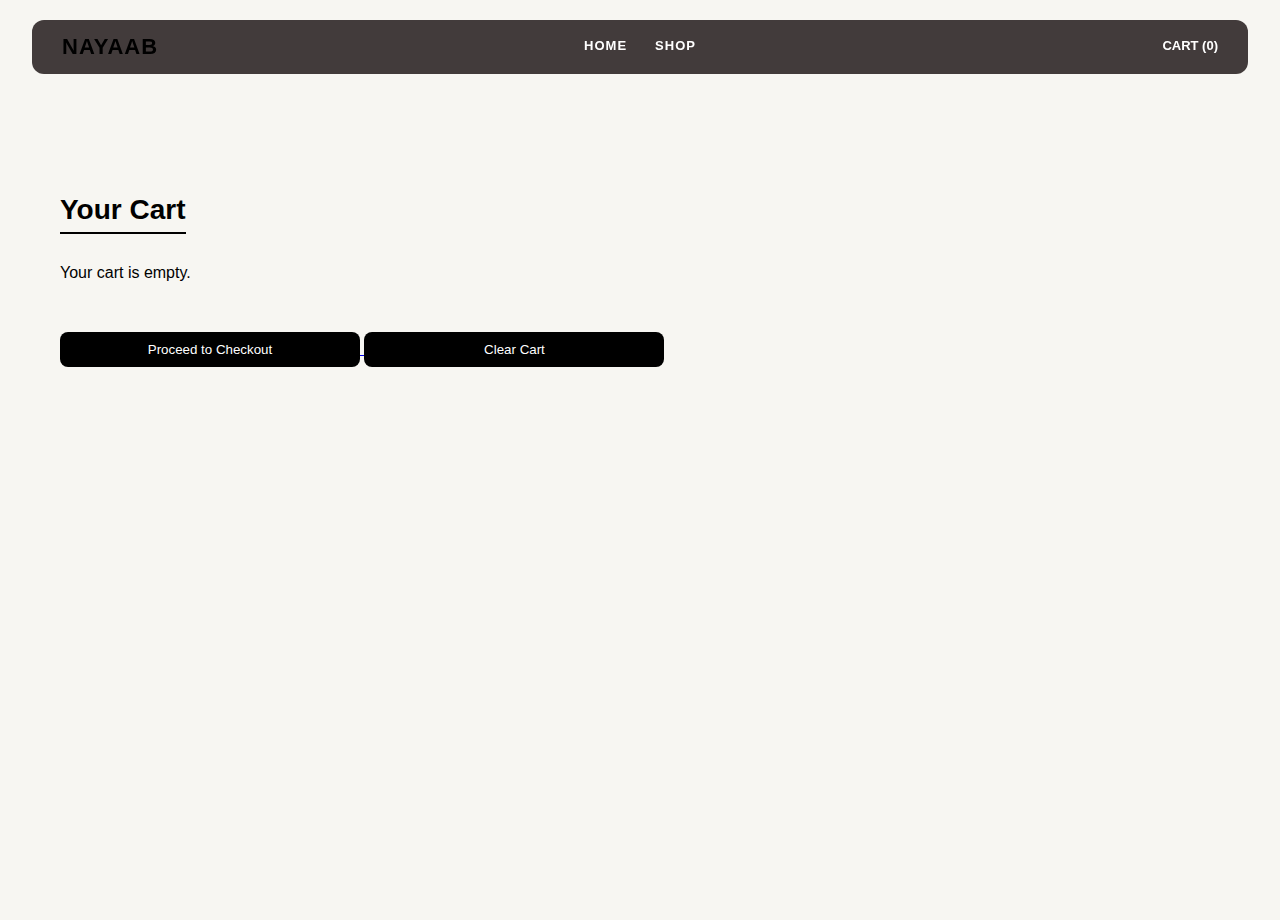
<file: cart.html>
<!DOCTYPE html>
<html lang="en">
<head>
  <meta charset="UTF-8">
  <title>MenStyle | Cart</title>
  <link rel="stylesheet" href="css/style.css">
</head>

<body class="product-page">

  
  <div class="nav-wrapper">
    <nav class="nav-bar">
      <div class="nav-left">NAYAAB</div>

      <div class="nav-center">
        <a href="index.html">HOME</a>
        <a href="product.html">SHOP</a>
      </div>

      <div class="nav-right">
        <a href="cart.html" class="active">CART (0)</a>
      </div>
    </nav>
  </div>

  
  <main class="product-container">

    <h2 class="category-title">Your Cart</h2>

    <div id="cartItems"></div>

    <h3 id="cartTotal" style="margin-top:30px;"></h3>
    <a href="checkout.html">
    <button class="btn" style="max-width:300px;margin-top:20px;">
      Proceed to Checkout
    </button>
    <button class="btn" style="max-width:300px;margin-top:15px;"
        onclick="clearCart()">
      Clear Cart
   </button>

    </a>

  </main>
  
  <script src="js/script.js"></script>
</body>
</html>
</file>
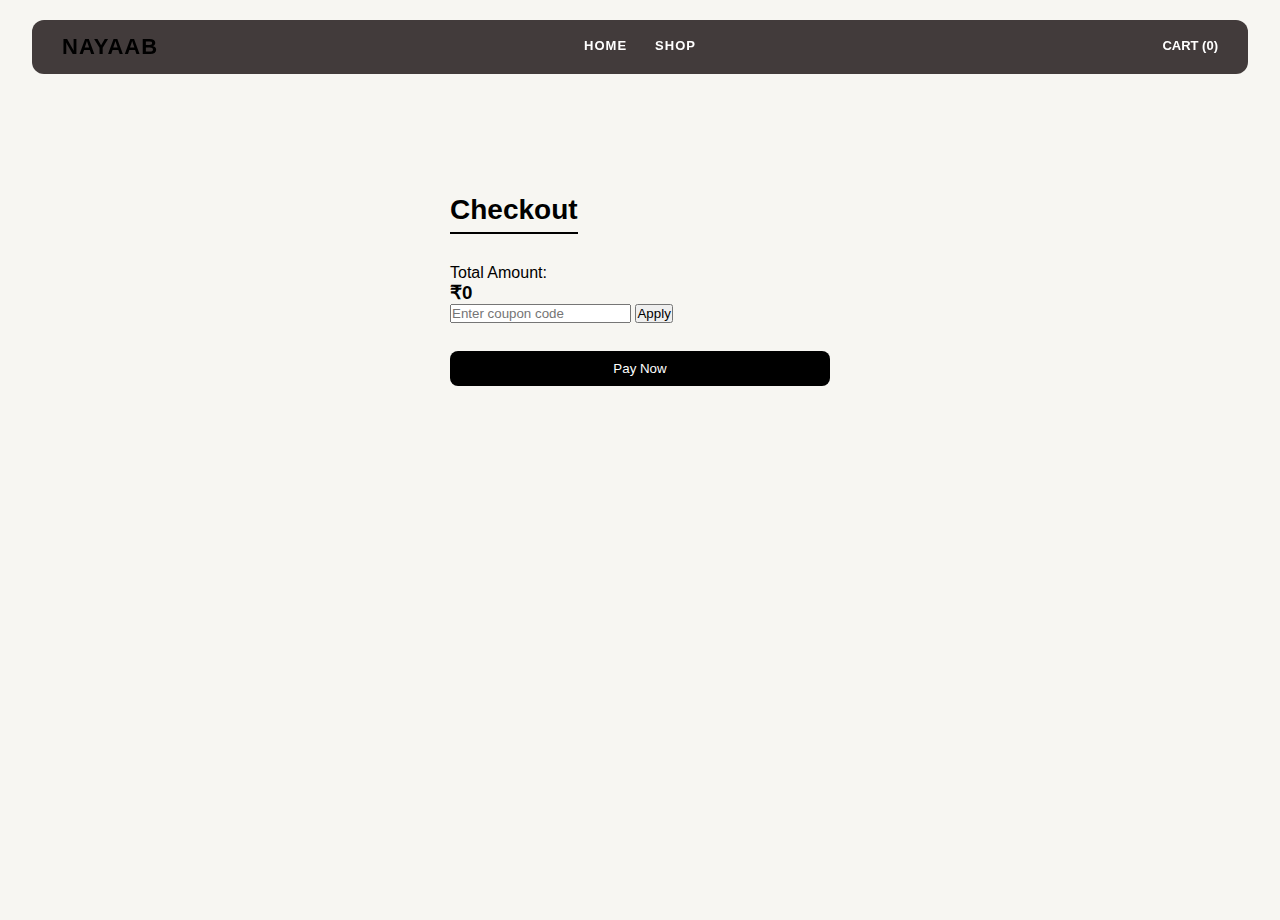
<file: checkout.html>
<!DOCTYPE html>
<html lang="en">
<head>
  <meta charset="UTF-8">
  <title>MenStyle | Checkout</title>
  <link rel="stylesheet" href="css/style.css">
</head>

<body class="product-page">

  
  <div class="nav-wrapper">
    <nav class="nav-bar">
      <div class="nav-left">NAYAAB</div>

      <div class="nav-center">
        <a href="index.html">HOME</a>
        <a href="product.html">SHOP</a>
      </div>

      <div class="nav-right">
        <a href="cart.html">CART</a>
      </div>
    </nav>
  </div>

  
  <main class="product-container" style="max-width:500px;margin:auto;">

    <h2 class="category-title">Checkout</h2>

    <p>Total Amount:</p>
    <h3 id="checkoutTotal"></h3>
    
<div class="coupon-box">
  <input type="text" id="couponInput" placeholder="Enter coupon code" class="coupon-input">

  <button class="coupon-btn" onclick="applyCoupon()">
    Apply
  </button>
</div>

<p id="couponMsg" style="margin-top:10px;"></p>



    <br>

    <button class="btn" onclick="makePayment()">
      Pay Now
    </button>

  </main>

  <script src="js/script.js"></script>
</body>
</html>
</file>
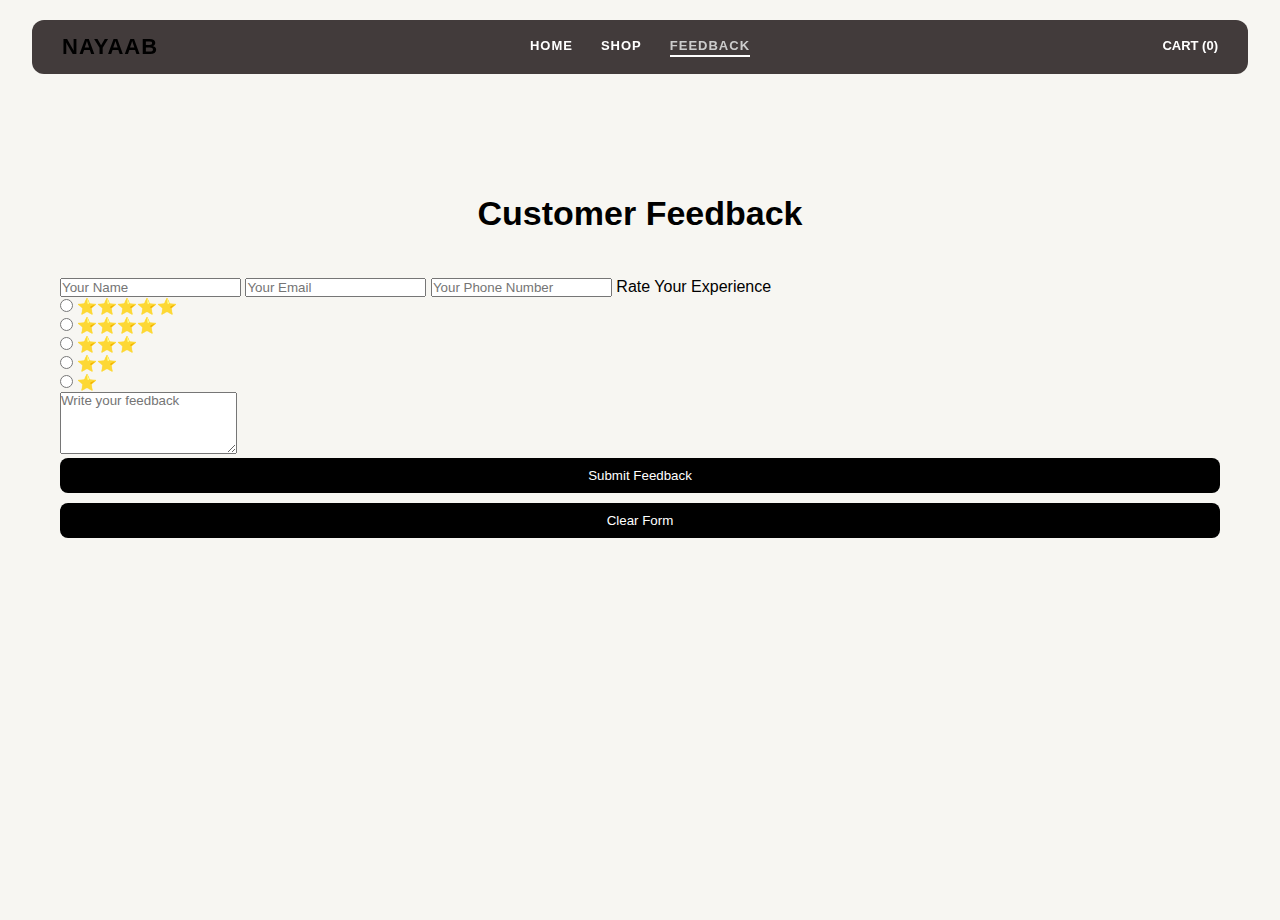
<file: feedback.html>
<!DOCTYPE html>
<html lang="en">
<head>
  <meta charset="UTF-8">
  <title>NAYAAB | Feedback</title>
  <link rel="stylesheet" href="css/style.css">
</head>

<body class="product-page">

  
  <div class="nav-wrapper">
    <nav class="nav-bar">
      <div class="nav-left">NAYAAB</div>

      <div class="nav-center">
        <a href="index.html">HOME</a>
        <a href="product.html">SHOP</a>
        <a href="feedback.html" class="active">FEEDBACK</a>
      </div>

      <div class="nav-right">
        <a href="cart.html">CART</a>
      </div>
    </nav>
  </div>

  
  <main class="product-container">

    <h2 class="product-title">Customer Feedback</h2>

<div class="feedback-card">

  <form onsubmit="storeFeedback(event)">

    <input type="text" id="fb-name" placeholder="Your Name" required>
    <input type="email" id="fb-email" placeholder="Your Email" required>
    <input type="tel" id="fb-phone" placeholder="Your Phone Number" pattern="[0-9]{10}" required>


    <!-- Rating -->
   <label class="rating-label">Rate Your Experience</label>

<div class="rating-table">
  <div class="rating-item">
    <input type="radio" name="rating" value="5" required>
    <span>⭐⭐⭐⭐⭐</span>
  </div>

  <div class="rating-item">
    <input type="radio" name="rating" value="4">
    <span>⭐⭐⭐⭐</span>
  </div>

  <div class="rating-item">
    <input type="radio" name="rating" value="3">
    <span>⭐⭐⭐</span>
  </div>

  <div class="rating-item">
    <input type="radio" name="rating" value="2">
    <span>⭐⭐</span>
  </div>

  <div class="rating-item">
    <input type="radio" name="rating" value="1">
    <span>⭐</span>
  </div>
</div>


    <textarea id="fb-message" placeholder="Write your feedback" rows="4" required></textarea>

    <button type="submit" class="btn">Submit Feedback</button>
    <button type="button" class="btn" onclick="clearForm()" style="margin-top: 10px;">
       Clear Form
    </button>


  </form>
</div>



  </main>
  <script src="js/script.js"></script>
</body>
</html>
</file>
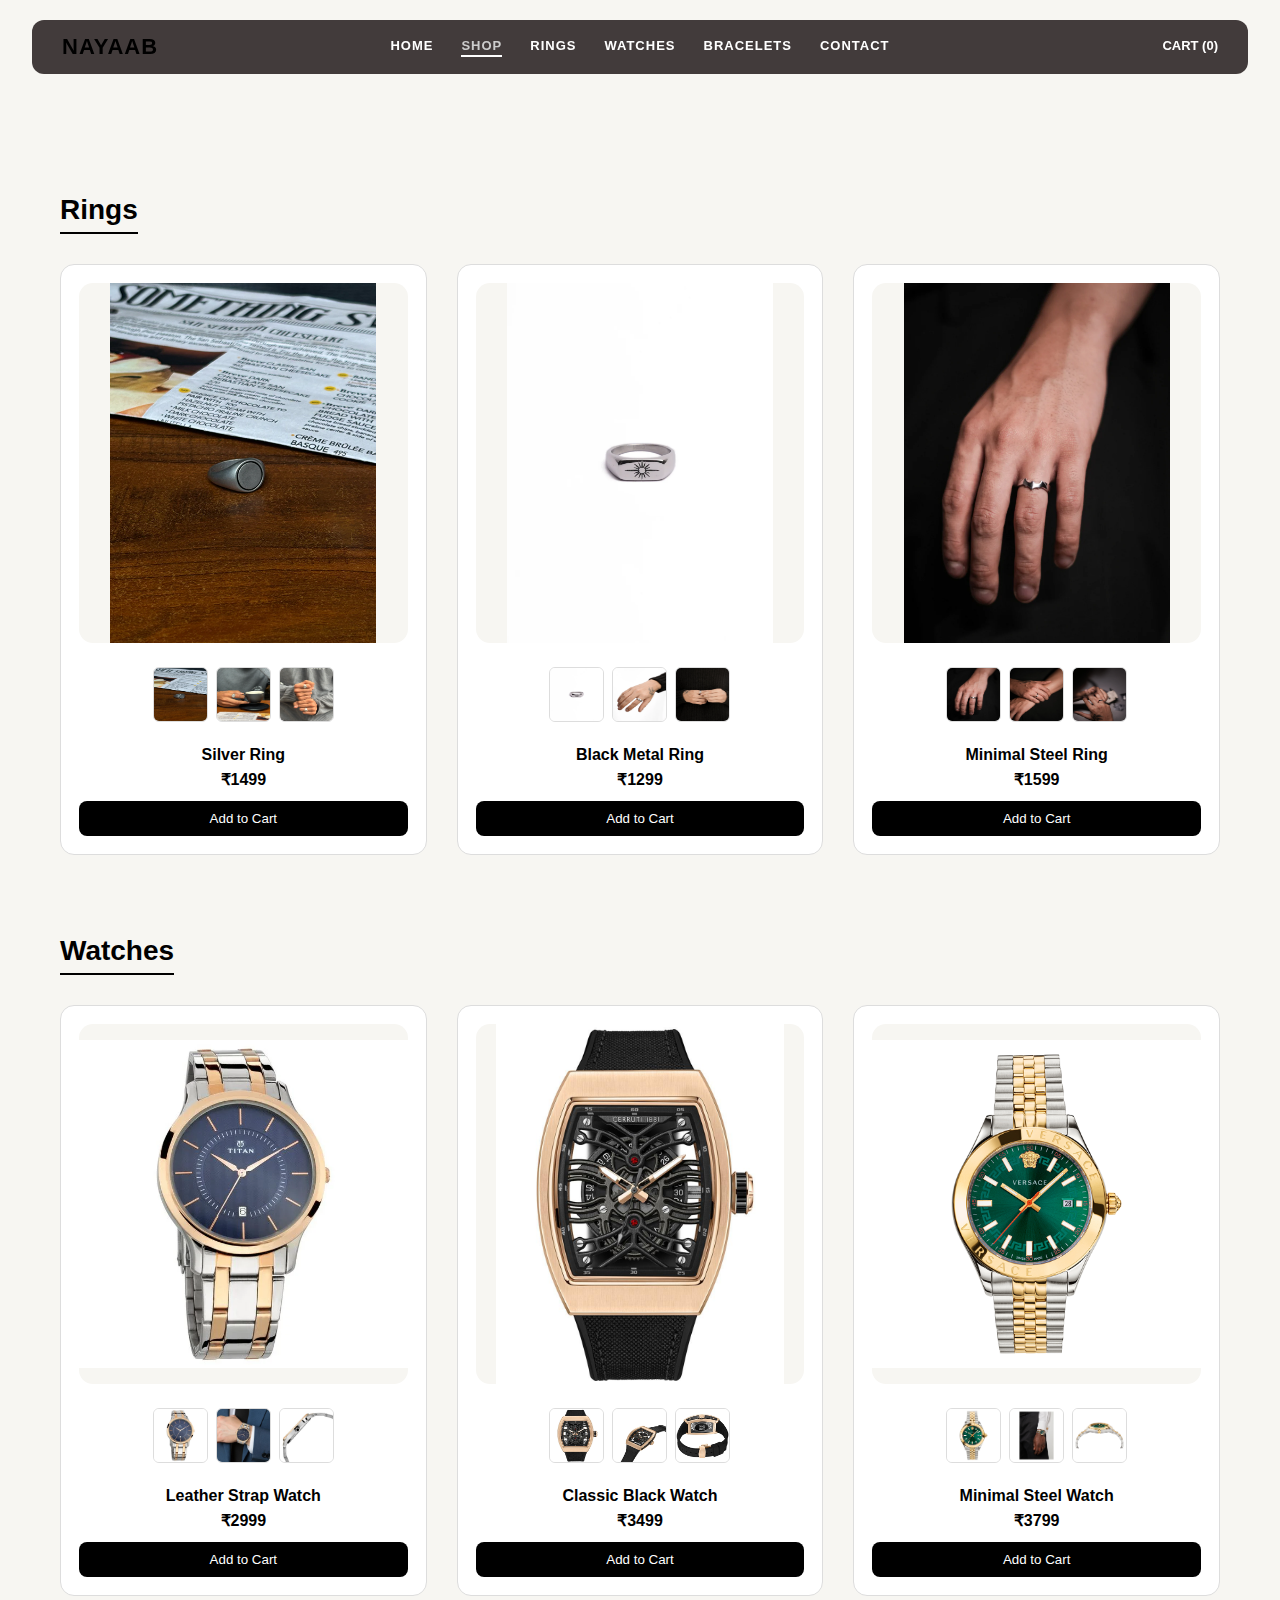
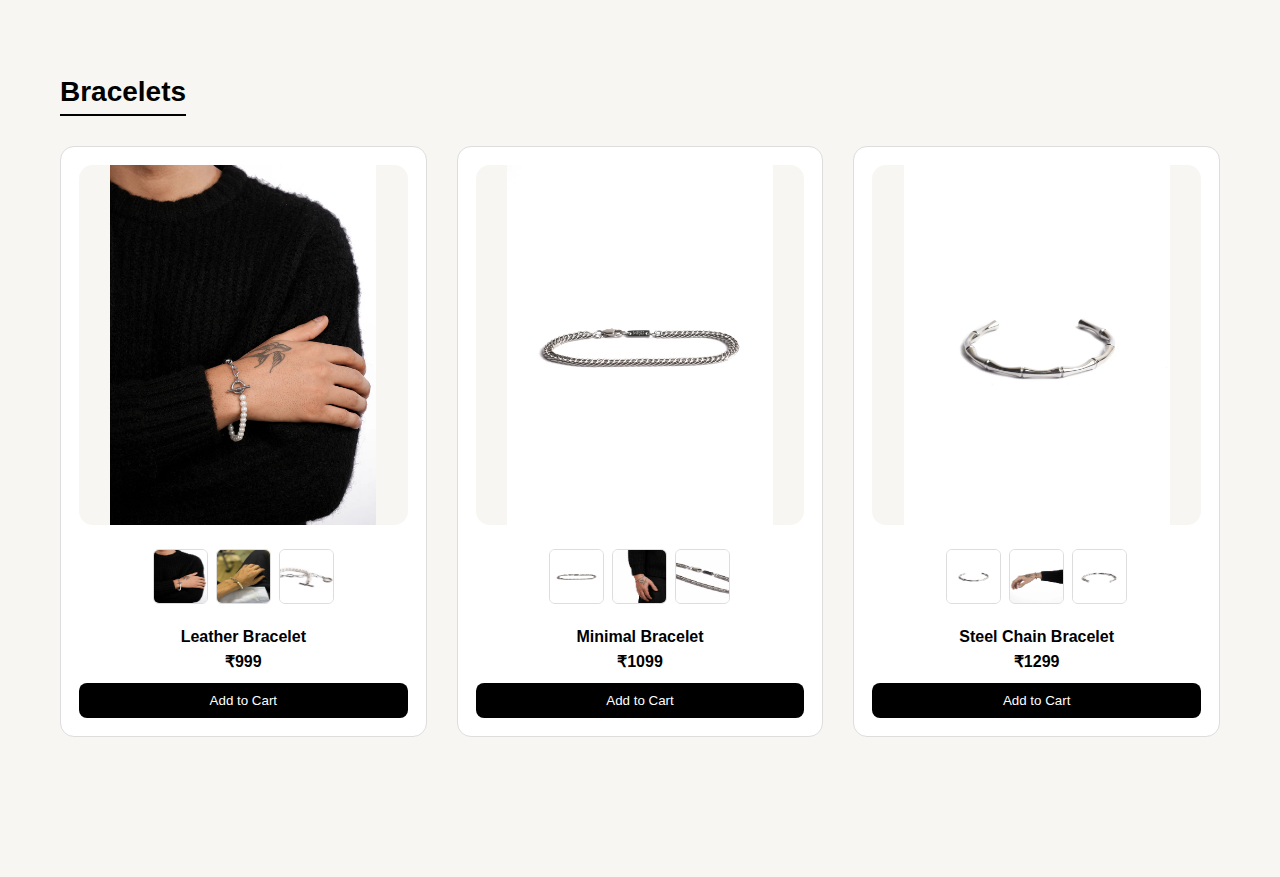
<file: product.html>
<!DOCTYPE html>
<html lang="en">
<head>
  <meta charset="UTF-8">
  <title>MenStyle | Shop</title>
  <link rel="stylesheet" href="css/style.css">
</head>

<body class="product-page">

  <!-- FLOATING NAVBAR -->
  <div class="nav-wrapper">
    <nav class="nav-bar">
      <div class="nav-left">NAYAAB</div>

      <div class="nav-center">
        <a href="index.html">HOME</a>
        <a href="product.html" class="active">SHOP</a>
        <a href="#rings">RINGS</a>
        <a href="#watches">WATCHES</a>
        <a href="#bracelets">BRACELETS</a>
        <a href="#">CONTACT</a>
      </div>

      <div class="nav-right">
        <a href="cart.html">CART (0)</a>
      </div>
    </nav>
  </div>

  <!-- PAGE CONTENT -->
  <main class="product-container">

    <!-- ================= RINGS ================= -->
    <section class="category-section" id="rings">
      <h2 class="category-title">Rings</h2>

      <div class="product-grid">

        <!-- PRODUCT 1 -->
        <div class="product-card">
          <img src="images/rings/ring1-1.jpg" class="main-img" id="ring1-main" onclick="openModal(this.src)">

          <div class="thumb-row">
            <img src="images/rings/ring1-1.jpg" onclick="changeImg('ring1-main','images/rings/ring1-1.jpg')">
            <img src="images/rings/ring1-2.jpg" onclick="changeImg('ring1-main','images/rings/ring1-2.jpg')">
            <img src="images/rings/ring1-3.jpg" onclick="changeImg('ring1-main','images/rings/ring1-3.jpg')">
          </div>

          <h3>Silver Ring</h3>
          <p class="price">₹1499</p>
          <button class="btn" onclick="addToCart(this,'Silver Ring', 1499, 'images/rings/ring1-1.jpg')">Add to Cart</button>
        </div>

        <!-- PRODUCT 2 -->
        <div class="product-card">
          <img src="images/rings/ring2-1.jpg" class="main-img"  id="ring2-main" onclick="openModal(this.src)">
          <div class="thumb-row">
            <img src="images/rings/ring2-1.jpg" onclick="changeImg('ring2-main','images/rings/ring2-1.jpg')">
            <img src="images/rings/ring2-2.jpg" onclick="changeImg('ring2-main','images/rings/ring2-2.jpg')">
            <img src="images/rings/ring2-3.jpg" onclick="changeImg('ring2-main','images/rings/ring2-3.jpg')">
          </div>

          <h3>Black Metal Ring</h3>
          <p class="price">₹1299</p>
          <button class="btn" onclick="addToCart(this,'Black Metal Ring', 1299, 'images/rings/ring2-1.jpg')">Add to Cart</button>
        </div>

        <!-- PRODUCT 3 -->
        <div class="product-card">
          <img src="images/rings/ring3-1.jpg" class="main-img" id="ring3-main" onclick="openModal(this.src)">
          <div class="thumb-row">
            <img src="images/rings/ring3-1.jpg" onclick="changeImg('ring3-main','images/rings/ring3-1.jpg')">
            <img src="images/rings/ring3-2.jpg" onclick="changeImg('ring3-main','images/rings/ring3-2.jpg')">
            <img src="images/rings/ring3-3.jpg" onclick="changeImg('ring3-main','images/rings/ring3-3.jpg')">
          </div>

          <h3>Minimal Steel Ring</h3>
          <p class="price">₹1599</p>
          <button class="btn" onclick="addToCart(this,'Minimal Steel Ring', 1599, 'images/rings/ring3-1.jpg')">Add to Cart</button>
        </div>

      </div>
    </section>

    <!-- ================= WATCHES ================= -->
    <section class="category-section" id="watches">
      <h2 class="category-title">Watches</h2>

      <div class="product-grid">

       <div class="product-card">
        <img src="images/watches/watch1-1.jpg" class="main-img" id="watch1-main" onclick="openModal(this.src)">
        <div class="thumb-row">
          <img src="images/watches/watch1-1.jpg" onclick="changeImg('watch1-main','images/watches/watch1-1.jpg')">
          <img src="images/watches/watch1-2.jpg" onclick="changeImg('watch1-main','images/watches/watch1-2.jpg')">
          <img src="images/watches/watch1-3.jpg" onclick="changeImg('watch1-main','images/watches/watch1-3.jpg')">
        </div>
        <h3>Leather Strap Watch</h3>
        <p class="price">₹2999</p>
        <button class="btn" onclick="addToCart(this,'Leather Strap Watch', 2999, 'images/watches/watch1-1.jpg')">Add to Cart</button>
      </div>


        <div class="product-card">
          <img src="images/watches/watch2-1.jpg" class="main-img" id="watch2-main" onclick="openModal(this.src)">
          <div class="thumb-row">
            <img src="images/watches/watch2-1.jpg" onclick="changeImg('watch2-main','images/watches/watch2-1.jpg')">
            <img src="images/watches/watch2-2.jpg" onclick="changeImg('watch2-main','images/watches/watch2-2.jpg')">
            <img src="images/watches/watch2-3.jpg" onclick="changeImg('watch2-main','images/watches/watch2-3.jpg')">
          </div>
          <h3>Classic Black Watch</h3>
          <p class="price">₹3499</p>
          <button class="btn" onclick="addToCart(this,'Classic Black Watch', 3499, 'images/watches/watch2-1.jpg')">Add to Cart</button>
        </div>

        <div class="product-card">
          <img src="images/watches/watch3-1.jpg" class="main-img" id="watch3-main" onclick="openModal(this.src)">
          <div class="thumb-row">
            <img src="images/watches/watch3-1.jpg" onclick="changeImg('watch3-main','images/watches/watch3-1.jpg')">
            <img src="images/watches/watch3-2.jpg" onclick="changeImg('watch3-main','images/watches/watch3-2.jpg')">
            <img src="images/watches/watch3-3.jpg" onclick="changeImg('watch3-main','images/watches/watch3-3.jpg')">
          </div>
          <h3>Minimal Steel Watch</h3>
          <p class="price">₹3799</p>
          <button class="btn" onclick="addToCart(this,'Minimal Steel Watch', 3799, 'images/watches/watch3-1.jpg')">Add to Cart</button>
        </div>
        

      </div>
    </section>

    <!-- ================= BRACELETS ================= -->
    <section class="category-section" id="bracelets">
      <h2 class="category-title">Bracelets</h2>

      <div class="product-grid">

        <div class="product-card">
          <img src="images/bracelets/bracelet1-1.jpg" class="main-img" id="bracelet1-main" onclick="openModal(this.src)">
          <div class="thumb-row">
            <img src="images/bracelets/bracelet1-1.jpg" onclick="changeImg('bracelet1-main','images/bracelets/bracelet1-1.jpg')">
            <img src="images/bracelets/bracelet1-2.jpg" onclick="changeImg('bracelet1-main','images/bracelets/bracelet1-2.jpg')">
            <img src="images/bracelets/bracelet1-3.jpg" onclick="changeImg('bracelet1-main','images/bracelets/bracelet1-3.jpg')">
          </div>
          <h3>Leather Bracelet</h3>
          <p class="price">₹999</p>
          <button class="btn" onclick="addToCart('Leather Bracelet', 999, 'images/bracelets/bracelet1-1.jpg')">Add to Cart</button>
        </div>

        <div class="product-card">
          <img src="images/bracelets/bracelet2-1.jpg" class="main-img" id="bracelet2-main" onclick="openModal(this.src)">
          <div class="thumb-row">
            <img src="images/bracelets/bracelet2-1.jpg" onclick="changeImg('bracelet2-main','images/bracelets/bracelet2-1.jpg')">
            <img src="images/bracelets/bracelet2-2.jpg" onclick="changeImg('bracelet2-main','images/bracelets/bracelet2-2.jpg')">
            <img src="images/bracelets/bracelet2-3.jpg" onclick="changeImg('bracelet2-main','images/bracelets/bracelet2-3.jpg')">
          </div>
          <h3>Minimal Bracelet</h3>
          <p class="price">₹1099</p>
          <button class="btn" onclick="addToCart('Minimal Bracelet', 1099, 'images/bracelets/bracelet2-1.jpg')">Add to Cart</button>
        </div>

        <div class="product-card">
          <img src="images/bracelets/bracelet3-1.jpg" class="main-img" id="bracelet3-main" onclick="openModal(this.src)">
          <div class="thumb-row">
            <img src="images/bracelets/bracelet3-1.jpg" onclick="changeImg('bracelet3-main','images/bracelets/bracelet3-1.jpg')">
            <img src="images/bracelets/bracelet3-2.jpg" onclick="changeImg('bracelet3-main','images/bracelets/bracelet3-2.jpg')">
            <img src="images/bracelets/bracelet3-3.jpg" onclick="changeImg('bracelet3-main','images/bracelets/bracelet3-3.jpg')">
          </div>
          <h3>Steel Chain Bracelet</h3>
          <p class="price">₹1299</p>
          <button class="btn" onclick="addToCart('Steel Chain Bracelet', 1299, 'images/bracelets/bracelet3-1.jpg')">Add to Cart</button>
        </div>

      </div>
    </section>

  </main>
  <!-- IMAGE MODAL -->
<div id="imgModal" class="img-modal" onclick="closeModal()">
  <span class="close-btn">&times;</span>
  <img id="modalImg">
</div>


  <!-- SCRIPT -->
  <script src="js/script.js"></script>

</body>
</html>
</file>
<file: css/style.css>
* {
  margin: 0;
  padding: 0;
  box-sizing: border-box;
  font-family: Arial, sans-serif;
}

/* =========================
   FULL PAGE BACKGROUND
========================= */
body {
  min-height: 100vh;
  color: white;
}

/* =========================
   HOME PAGE BACKGROUND
========================= */
.home-bg {
  min-height: 100vh;
  background:
    linear-gradient(rgba(0,0,0,0.45), rgba(0,0,0,0.45)),
    url("https://images.unsplash.com/photo-1490114538077-0a7f8cb49891?auto=format&fit=crop&w=1600&q=80");
  background-size: cover;
  background-position: center;
  background-repeat: no-repeat;
  overflow: hidden;
}


/* =========================
   FLOATING NAVBAR
========================= */
.nav-wrapper {
  position: sticky;
  top: 10px;
  z-index: 1000;
  display: flex;
  justify-content: center;
  margin-top: 20px;
}

.nav-bar {
  width: 95%;
  background: rgba(56, 48, 48, 0.95);
  border-radius: 12px;
  padding: 14px 30px;
  display: flex;
  align-items: center;
  justify-content: space-between;
}

/* LEFT */
.nav-left {
  flex: 1;
  font-size: 22px;
  font-weight: 800;
  letter-spacing: 1px;
}

/* CENTER */
.nav-center {
  flex: 2;
  display: flex;
  justify-content: center;
  gap: 28px;
}

.nav-center a {
  text-decoration: none;
  color: white;
  font-weight: bold;
  font-size: 13px;
  letter-spacing: 1px;
}

/* RIGHT */
.nav-right {
  flex: 1;
  display: flex;
  justify-content: flex-end;
  gap: 20px;
}

.nav-right a {
  text-decoration: none;
  color: white;
  font-weight: bold;
  font-size: 13px;
}

/* =========================
   CENTER CONTENT
========================= */
.home-overlay {
  position: absolute;
  top: 50%;
  left: 50%;
  transform: translate(-50%, -55%);
  text-align: center;
}

.home-overlay h1 {
  font-size: 46px;
  margin-bottom: 10px;
}

.home-overlay p {
  font-size: 16px;
  margin-bottom: 25px;
}

/* BUTTON */
.primary-btn {
  padding: 12px 35px;
  border: 1px solid white;
  color: white;
  text-decoration: none;
  font-weight: bold;
  transition: 0.3s;
}

.primary-btn:hover {
  background: white;
  color: black;
}

/* =========================
   FLOATING CATEGORIES
========================= */
.floating-categories {
  position: absolute;
  bottom: 40px;
  width: 100%;
  padding: 0 50px;
  display: grid;
  grid-template-columns: repeat(6, 1fr);
  gap: 20px;
}

.category-card {
  background: rgba(255,255,255,0.95);
  color: black;
  padding: 22px 10px;
  text-align: center;
  border-radius: 12px;
  font-weight: 600;
  transition: transform 0.3s;
}

.category-card:hover {
  transform: translateY(-6px);
}

/* =========================
   RESPONSIVE
========================= */
@media (max-width: 900px) {
  .nav-center {
    display: none;
  }

  .floating-categories {
    grid-template-columns: repeat(3, 1fr);
    bottom: 20px;
  }

  .home-overlay h1 {
    font-size: 34px;
  }
}

/* =========================
   SHOP PAGE BACKGROUND
========================= */
.shop-bg {
  height: 100vh;
  background:
    linear-gradient(rgba(0,0,0,0.55), rgba(0,0,0,0.55)),
    url("https://images.unsplash.com/photo-1490114538077-0a7f8cb49891?auto=format&fit=crop&w=1600&q=80");
  background-size: cover;
  background-position: center;
  background-repeat: no-repeat;
  color: white;
  overflow-y: auto;
}

/* SHOP OVERLAY */
.shop-overlay {
  padding: 110px 50px 60px;
}

/* TITLE */
.shop-title {
  text-align: center;
  font-size: 36px;
  margin-bottom: 40px;
}

/* PRODUCT GRID (DARK OVERLAY STYLE) */


/* =========================
   PRODUCT PAGE – OFF WHITE
========================= */

.product-page {
  background: #f7f6f2;   /* off-white */
  min-height: 100vh;
  color: #000;
  
}

/* CONTAINER */
.product-container {
  padding: 120px 60px 60px;
}

/* TITLE */
.product-title {
  text-align: center;
  font-size: 34px;
  margin-bottom: 45px;
}

/* PRODUCT GRID */
.product-grid {
  display: grid;
  grid-template-columns: repeat(3, 1fr); /* force horizontal */
  gap: 30px;
  
}


/* PRODUCT CARD */
.product-card {
  background: #ffffff;
  border-radius: 14px;
  padding: 18px;
  border: 1px solid #ddd;

  display: flex;
  flex-direction: column;     /* vertical layout */
  align-items: center;
  text-align: center;

  transition: transform 0.3s, box-shadow 0.3s;
}

.product-card:hover {
  transform: translateY(-6px);
  box-shadow: 0 10px 25px rgba(0,0,0,0.08);
}

.product-card h3 {
  margin: 14px 0 6px;
  font-size: 16px;
}

.product-card .price {
  font-weight: bold;
  margin-bottom: 12px;
}

/* BUTTON */
.btn {
  width: 100%;
  padding: 10px;
  background: #000;
  color: #fff;
  border: none;
  border-radius: 8px;
  cursor: pointer;
}
.btn {
  transition: background 0.3s ease, transform 0.2s ease;
}

.btn:active {
  transform: scale(0.97);
}


/* CATEGORY SECTION */
.category-section {
  margin-bottom: 80px;
}

/* CATEGORY HEADING */
.category-title {
  font-size: 28px;
  margin-bottom: 30px;
  border-bottom: 2px solid #000;
  display: inline-block;
  padding-bottom: 6px;
}

/* =========================
   NAVBAR LINK ANIMATIONS
========================= */

/* COMMON LINK STYLE */
.nav-center a,
.nav-right a {
  position: relative;
  padding-bottom: 4px;
  transition: color 0.3s ease;
}

/* UNDERLINE ANIMATION */
.nav-center a::after,
.nav-right a::after {
  content: "";
  position: absolute;
  left: 0;
  bottom: 0;
  width: 0%;
  height: 2px;
  background-color: white;
  transition: width 0.3s ease;
}

/* HOVER EFFECT */
.nav-center a:hover::after,
.nav-right a:hover::after {
  width: 100%;
}

/* SLIGHT COLOR FADE */
.nav-center a:hover,
.nav-right a:hover {
  color: #f1f1f1;
}

.main-img {
  width: 100%;
  height: 360px;          /* INCREASE IMAGE SIZE */
  object-fit: contain;   /* SHOW FULL IMAGE (NO CROP) */
  background: #f7f6f2;
  border-radius: 14px;
  margin-bottom: 14px;
}



.thumb-row {
  display: flex;
  justify-content: center;
  gap: 8px;
  margin: 10px 0;
}

.thumb-row img {
  width: 55px;
  height: 55px;
  cursor: pointer;
  border-radius: 6px;
  border: 1px solid #ddd;
  transition: transform 0.2s;
}

.thumb-row img:hover {
  transform: scale(1.1);
  border-color: #000;
}

@media (max-width: 900px) {
  .product-grid {
    grid-template-columns: repeat(2, 1fr);
  }
}

@media (max-width: 600px) {
  .product-grid {
    grid-template-columns: 1fr;
  }
}

/* =========================
   IMAGE MODAL (ZOOM VIEW)
========================= */

.img-modal {
  display: none;
  position: fixed;
  z-index: 9999;
  inset: 0;
  background: rgba(0,0,0,0.85);
  justify-content: center;
  align-items: center;
}

.img-modal img {
  max-width: 90%;
  max-height: 90%;
  object-fit: contain;
  border-radius: 12px;
  background: white;
}

/* CLOSE BUTTON */
.close-btn {
  position: absolute;
  top: 20px;
  right: 30px;
  font-size: 40px;
  color: white;
  cursor: pointer;
}

/* ACTIVE NAV LINK */
.nav-center a.active {
  color: #ccc;                 /* slightly darker */
}

.nav-center a.active::after {
  width: 100%;                 /* underline stays visible */
}
</file>
